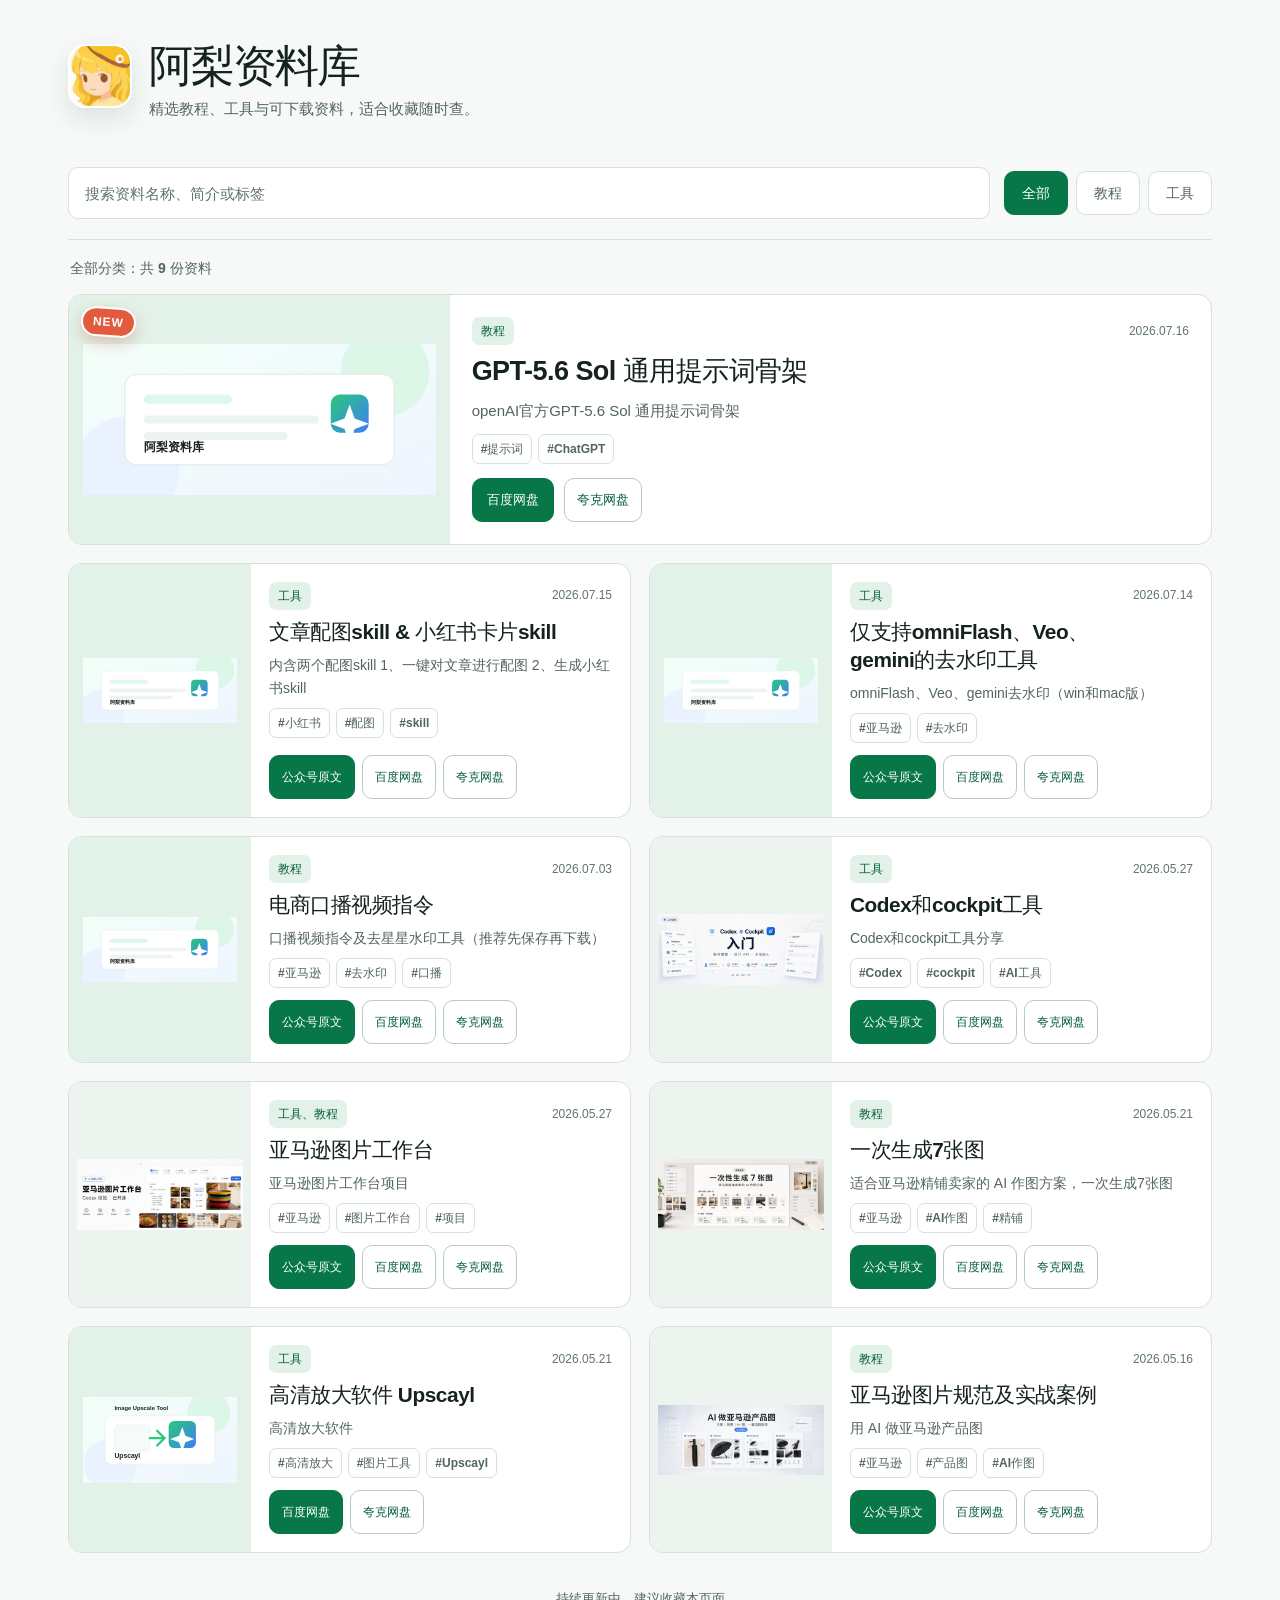
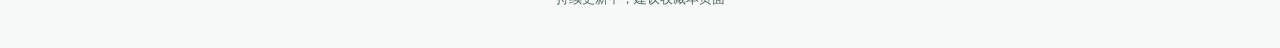
<file: index.html>
<!doctype html>
<html lang="zh-CN">
  <head>
    <meta charset="UTF-8" />
    <meta name="viewport" content="width=device-width, initial-scale=1, viewport-fit=cover" />
    <meta name="theme-color" content="#f6f9f7" />
    <title>阿梨资料库</title>
    <meta
      name="description"
      content="阿梨资料库，持续更新教程、工具和可下载资料。"
    />
    <link rel="icon" href="./assets/avatar-160.jpg" type="image/jpeg" />
    <link rel="stylesheet" href="./style.css" />
    <script src="./script.js" defer></script>
    <script>
      window._hmt = window._hmt || [];
      (function () {
        var hm = document.createElement("script");
        hm.src = "https://hm.baidu.com/hm.js?d03b0ce5f381d54632d1d36cb27ce597";
        var s = document.getElementsByTagName("script")[0];
        s.parentNode.insertBefore(hm, s);
      })();
    </script>
  </head>
  <body>
    <a class="skip-link" href="#mainContent">跳到资料列表</a>
    <div class="page-shell">
      <header class="site-header">
        <div class="brand-row" aria-label="阿梨资料库">
          <div class="brand-main">
            <img
              class="brand-avatar"
              src="./assets/avatar-160.jpg"
              width="160"
              height="160"
              alt="阿梨头像"
            />
            <div class="brand-copy">
              <h1>阿梨资料库</h1>
              <p class="subtitle">精选教程、工具与可下载资料，适合收藏随时查。</p>
            </div>
          </div>

        </div>

        <div class="search-panel">
          <label class="search-box" for="searchInput">
            <span class="visually-hidden">搜索资料</span>
            <input id="searchInput" type="search" placeholder="搜索资料名称、简介或标签" autocomplete="off" />
          </label>
          <nav class="category-tabs" id="categoryTabs" aria-label="资料分类"></nav>
        </div>
      </header>

      <main id="mainContent">
        <section class="results-head" aria-live="polite">
          <p id="resultSummary">正在加载资料...</p>
        </section>
        <section class="resource-grid" id="resourceGrid" aria-label="资料列表" aria-busy="true">
          <article class="resource-card skeleton-card is-featured" aria-hidden="true">
            <div class="skeleton-media"></div>
            <div class="skeleton-body">
              <span class="skeleton-line skeleton-line-short"></span>
              <span class="skeleton-line skeleton-line-title"></span>
              <span class="skeleton-line"></span>
              <span class="skeleton-line skeleton-line-actions"></span>
            </div>
          </article>
          <article class="resource-card skeleton-card" aria-hidden="true">
            <div class="skeleton-media"></div>
            <div class="skeleton-body">
              <span class="skeleton-line skeleton-line-short"></span>
              <span class="skeleton-line skeleton-line-title"></span>
              <span class="skeleton-line"></span>
              <span class="skeleton-line skeleton-line-actions"></span>
            </div>
          </article>
          <article class="resource-card skeleton-card" aria-hidden="true">
            <div class="skeleton-media"></div>
            <div class="skeleton-body">
              <span class="skeleton-line skeleton-line-short"></span>
              <span class="skeleton-line skeleton-line-title"></span>
              <span class="skeleton-line"></span>
              <span class="skeleton-line skeleton-line-actions"></span>
            </div>
          </article>
          <article class="resource-card skeleton-card" aria-hidden="true">
            <div class="skeleton-media"></div>
            <div class="skeleton-body">
              <span class="skeleton-line skeleton-line-short"></span>
              <span class="skeleton-line skeleton-line-title"></span>
              <span class="skeleton-line"></span>
              <span class="skeleton-line skeleton-line-actions"></span>
            </div>
          </article>
          <article class="resource-card skeleton-card" aria-hidden="true">
            <div class="skeleton-media"></div>
            <div class="skeleton-body">
              <span class="skeleton-line skeleton-line-short"></span>
              <span class="skeleton-line skeleton-line-title"></span>
              <span class="skeleton-line"></span>
              <span class="skeleton-line skeleton-line-actions"></span>
            </div>
          </article>
        </section>
        <section class="state-panel" id="statePanel" role="status" hidden>
          <h2 id="stateTitle"></h2>
          <p id="stateDescription"></p>
          <button class="retry-button" id="retryButton" type="button" hidden>重新加载</button>
        </section>
      </main>

      <footer class="site-footer">持续更新中，建议收藏本页面</footer>
    </div>

    <template id="resourceCardTemplate">
      <article class="resource-card">
        <span class="new-badge" aria-label="最新添加" hidden>NEW</span>
        <a class="cover-link" target="_blank" rel="noopener noreferrer">
          <img class="cover-image" width="1080" height="460" alt="" />
        </a>
        <div class="card-body">
          <div class="card-meta">
            <span class="category-label"></span>
            <time></time>
          </div>
          <h2></h2>
          <p class="description"></p>
          <div class="tag-list" aria-label="标签"></div>
          <div class="action-list"></div>
        </div>
      </article>
    </template>

    <noscript>
      <p class="noscript">请开启 JavaScript 后查看资料列表。</p>
    </noscript>
  </body>
</html>
</file>
<file: style.css>
:root {
  color-scheme: light;
  --bg: #f6f9f7;
  --surface: #ffffff;
  --surface-soft: #edf4f0;
  --surface-muted: #e6efea;
  --text: #14231c;
  --muted: #53665c;
  --subtle: #61756a;
  --line: #d5e1da;
  --line-strong: #b8cbc0;
  --accent: #087748;
  --accent-strong: #055f39;
  --accent-soft: #e3f2e9;
  --accent-soft-text: #075f3a;
  --focus: rgba(8, 119, 72, 0.2);
  --shadow: 0 18px 42px rgba(24, 63, 43, 0.09);
  --shadow-soft: 0 10px 28px rgba(24, 63, 43, 0.06);
  --radius-card: 14px;
  --radius-control: 10px;
  --content-width: 1200px;
}

* {
  box-sizing: border-box;
}

html {
  min-width: 320px;
  scroll-behavior: smooth;
  -webkit-text-size-adjust: 100%;
}

body {
  margin: 0;
  min-height: 100dvh;
  color: var(--text);
  font-family:
    ui-sans-serif,
    -apple-system,
    BlinkMacSystemFont,
    "Segoe UI",
    "PingFang SC",
    "Hiragino Sans GB",
    "Microsoft YaHei",
    sans-serif;
  background: var(--bg);
  font-synthesis: none;
  text-rendering: optimizeLegibility;
}

button,
input,
textarea,
a {
  font: inherit;
  -webkit-tap-highlight-color: transparent;
}

button,
input,
textarea {
  color: inherit;
}

button {
  appearance: none;
}

a {
  color: inherit;
  text-decoration: none;
}

img {
  max-width: 100%;
}

[hidden] {
  display: none !important;
}

h1,
h2,
p {
  margin: 0;
}

:focus-visible {
  outline: 3px solid var(--focus);
  outline-offset: 3px;
}

.skip-link {
  position: fixed;
  top: 10px;
  left: 10px;
  z-index: 10;
  min-height: 44px;
  padding: 11px 14px;
  color: #ffffff;
  font-size: 14px;
  font-weight: 700;
  background: var(--accent-strong);
  border-radius: var(--radius-control);
  transform: translateY(-160%);
  transition: transform 160ms ease;
}

.skip-link:focus {
  transform: translateY(0);
}

.visually-hidden {
  position: absolute;
  width: 1px;
  height: 1px;
  padding: 0;
  overflow: hidden;
  clip: rect(0, 0, 0, 0);
  white-space: nowrap;
  border: 0;
}

.page-shell {
  width: 100%;
  max-width: var(--content-width);
  margin: 0 auto;
  padding: 0 16px calc(32px + env(safe-area-inset-bottom));
}

.site-header {
  padding-top: max(24px, env(safe-area-inset-top));
  border-bottom: 1px solid var(--line);
}

.brand-row {
  display: grid;
  gap: 18px;
  padding: 10px 0 26px;
}

.brand-main {
  display: grid;
  grid-template-columns: 56px minmax(0, 1fr);
  gap: 14px;
  align-items: start;
  min-width: 0;
}

.brand-avatar {
  display: block;
  width: 56px;
  height: 56px;
  object-fit: cover;
  object-position: center;
  border: 2px solid var(--surface);
  border-radius: 16px;
  box-shadow: 0 10px 24px rgba(24, 63, 43, 0.12);
  margin-top: 2px;
}

.brand-copy {
  min-width: 0;
}

h1 {
  font-size: clamp(2rem, 5vw, 2.75rem);
  font-weight: 850;
  line-height: 1.08;
  letter-spacing: -0.045em;
  text-wrap: balance;
}

.subtitle {
  max-width: 36rem;
  margin-top: 7px;
  color: var(--muted);
  font-size: 15px;
  line-height: 1.65;
  text-wrap: balance;
}

.search-panel {
  display: grid;
  grid-template-columns: minmax(0, 1fr) auto;
  gap: 14px;
  align-items: center;
  padding: 20px 0;
}

.search-box {
  position: relative;
  display: block;
  min-width: 0;
}

.search-box input {
  width: 100%;
  min-width: 0;
  min-height: 52px;
  padding: 0 16px;
  color: var(--text);
  font-size: 15px;
  line-height: 1;
  background: var(--surface);
  border: 1px solid var(--line);
  border-radius: var(--radius-control);
  outline: 0;
  transition:
    border-color 160ms ease,
    box-shadow 160ms ease;
}

.search-box input::placeholder {
  color: var(--subtle);
  opacity: 1;
}

.search-box input:focus {
  border-color: var(--accent);
  box-shadow: 0 0 0 4px var(--focus);
}

.search-box input:disabled {
  cursor: wait;
  background: var(--surface-soft);
}

.category-tabs {
  display: flex;
  min-height: 44px;
  gap: 8px;
  overflow-x: auto;
  scrollbar-width: none;
}

.category-tabs::-webkit-scrollbar {
  display: none;
}

.category-tab {
  min-width: 64px;
  min-height: 44px;
  flex: 0 0 auto;
  padding: 0 15px;
  color: var(--muted);
  font-size: 14px;
  font-weight: 700;
  line-height: 42px;
  white-space: nowrap;
  background: var(--surface);
  border: 1px solid var(--line);
  border-radius: var(--radius-control);
  cursor: pointer;
  transition:
    color 160ms ease,
    background-color 160ms ease,
    border-color 160ms ease,
    transform 160ms ease;
}

.category-tab:hover:not(:disabled) {
  color: var(--accent-strong);
  border-color: var(--accent);
}

.category-tab:active:not(:disabled) {
  transform: translateY(1px) scale(0.98);
}

.category-tab.is-active {
  color: #ffffff;
  background: var(--accent);
  border-color: var(--accent);
}

.category-tab:disabled {
  cursor: wait;
  opacity: 0.58;
}

.results-head {
  display: flex;
  min-height: 54px;
  align-items: center;
  padding: 16px 2px 12px;
  color: var(--muted);
  font-size: 14px;
  font-weight: 650;
}

.resource-grid {
  display: grid;
  grid-template-columns: 1fr;
  gap: 14px;
}

.resource-card {
  position: relative;
  overflow: hidden;
  background: var(--surface);
  border: 1px solid var(--line);
  border-radius: var(--radius-card);
  transition:
    transform 180ms ease,
    border-color 180ms ease,
    box-shadow 180ms ease;
}

.resource-card:focus-within,
.resource-card:hover {
  border-color: var(--line-strong);
  box-shadow: var(--shadow-soft);
}

.new-badge {
  position: absolute;
  top: 12px;
  left: 12px;
  z-index: 2;
  display: inline-flex;
  min-width: 48px;
  min-height: 30px;
  align-items: center;
  justify-content: center;
  padding: 0 10px;
  color: #ffffff;
  font-size: 12px;
  font-weight: 900;
  letter-spacing: 0.08em;
  line-height: 1;
  background: #e35b3f;
  border: 2px solid var(--surface);
  border-radius: 999px;
  box-shadow: 0 6px 16px rgba(179, 58, 36, 0.26);
  transform: rotate(4deg);
}

.cover-link {
  display: block;
  overflow: hidden;
  height: 116px;
  background: var(--surface-soft);
}

a.cover-link:focus-visible {
  outline-offset: -4px;
}

.cover-image {
  display: block;
  width: 100%;
  height: 100%;
  padding: 8px;
  object-fit: contain;
  object-position: center;
  transition: transform 280ms cubic-bezier(0.16, 1, 0.3, 1);
}

.cover-image[src$=".svg"] {
  padding: 14px;
  object-fit: contain;
  background: var(--accent-soft);
}

.resource-card:hover .cover-image {
  transform: scale(1.015);
}

.card-body {
  display: flex;
  min-width: 0;
  flex-direction: column;
  gap: 8px;
  padding: 16px;
}

.card-meta {
  display: flex;
  min-width: 0;
  align-items: center;
  justify-content: space-between;
  gap: 12px;
}

.category-label {
  display: inline-flex;
  min-height: 28px;
  align-items: center;
  padding: 0 9px;
  overflow: hidden;
  color: var(--accent-soft-text);
  font-size: 12px;
  font-weight: 780;
  line-height: 28px;
  text-overflow: ellipsis;
  white-space: nowrap;
  background: var(--accent-soft);
  border-radius: 7px;
}

.card-meta time {
  color: var(--subtle);
  font-size: 12px;
  font-variant-numeric: tabular-nums;
  line-height: 1.4;
  white-space: nowrap;
}

.card-body h2 {
  color: var(--text);
  font-size: clamp(1.1rem, 2.4vw, 1.3rem);
  font-weight: 820;
  line-height: 1.35;
  letter-spacing: -0.02em;
  text-wrap: balance;
}

.description {
  display: -webkit-box;
  overflow: hidden;
  color: var(--muted);
  font-size: 14px;
  line-height: 1.65;
  text-wrap: pretty;
  -webkit-box-orient: vertical;
  -webkit-line-clamp: 2;
}

.tag-list {
  display: flex;
  flex-wrap: wrap;
  gap: 6px;
}

.tag {
  display: inline-flex;
  min-height: 28px;
  align-items: center;
  padding: 0 8px;
  color: var(--muted);
  font-size: 12px;
  font-weight: 650;
  line-height: 28px;
  background: transparent;
  border: 1px solid var(--line);
  border-radius: 7px;
}

.action-list {
  display: flex;
  flex-wrap: wrap;
  gap: 4px 10px;
  align-items: center;
  margin-top: auto;
  padding-top: 4px;
}

.action-button {
  display: inline-flex;
  min-height: 44px;
  align-items: center;
  justify-content: center;
  font-size: 13px;
  font-weight: 720;
  line-height: 1;
  white-space: nowrap;
}

.action-button {
  transition:
    color 160ms ease,
    background-color 160ms ease,
    border-color 160ms ease,
    transform 160ms ease;
}

.action-button.is-primary,
.action-article {
  padding: 0 14px;
  color: #ffffff;
  background: var(--accent);
  border: 1px solid var(--accent);
  border-radius: var(--radius-control);
}

.action-button.is-primary:hover,
.action-article:hover {
  background: var(--accent-strong);
  border-color: var(--accent-strong);
}

.action-button.is-secondary,
.action-baidu,
.action-quark {
  padding: 0 12px;
  color: var(--accent-strong);
  background: var(--surface);
  border: 1px solid var(--line-strong);
  border-radius: var(--radius-control);
}

.action-button.is-secondary:hover,
.action-baidu:hover,
.action-quark:hover {
  color: var(--accent-strong);
  background: var(--accent-soft);
  border-color: var(--accent);
}

.action-button:active {
  transform: translateY(1px) scale(0.98);
}

.state-panel {
  margin-top: 4px;
  padding: 52px 20px;
  text-align: center;
  background: var(--surface);
  border: 1px solid var(--line);
  border-radius: var(--radius-card);
}

.state-panel h2 {
  font-size: 21px;
  line-height: 1.35;
}

.state-panel p {
  max-width: 34rem;
  margin: 8px auto 0;
  color: var(--muted);
  font-size: 14px;
  line-height: 1.65;
}

.retry-button {
  min-height: 44px;
  margin-top: 20px;
  padding: 0 16px;
  color: #ffffff;
  font-size: 14px;
  font-weight: 750;
  background: var(--accent);
  border: 1px solid var(--accent);
  border-radius: var(--radius-control);
  cursor: pointer;
  transition:
    background-color 160ms ease,
    transform 160ms ease;
}

.retry-button:hover {
  background: var(--accent-strong);
}

.retry-button:active {
  transform: translateY(1px) scale(0.98);
}

.skeleton-card {
  min-height: 332px;
}

.skeleton-media,
.skeleton-line {
  position: relative;
  overflow: hidden;
  background: var(--surface-muted);
}

.skeleton-media {
  height: 116px;
}

.skeleton-body {
  display: flex;
  flex-direction: column;
  gap: 13px;
  padding: 18px;
}

.skeleton-line {
  display: block;
  width: 100%;
  height: 14px;
  border-radius: 5px;
}

.skeleton-line-short {
  width: 24%;
  height: 26px;
}

.skeleton-line-title {
  width: 64%;
  height: 22px;
}

.skeleton-line-actions {
  width: 54%;
  height: 44px;
  margin-top: 8px;
  border-radius: var(--radius-control);
}

.skeleton-media::after,
.skeleton-line::after {
  position: absolute;
  inset: 0;
  content: "";
  background: linear-gradient(90deg, transparent, rgba(255, 255, 255, 0.58), transparent);
  transform: translateX(-100%);
  animation: skeleton-shimmer 1.4s ease-in-out infinite;
}

@keyframes skeleton-shimmer {
  to {
    transform: translateX(100%);
  }
}

.site-footer {
  padding: 36px 0 6px;
  color: var(--muted);
  font-size: 13px;
  font-weight: 650;
  line-height: 1.6;
  text-align: center;
}

.noscript {
  margin: 16px;
  padding: 14px;
  color: #794500;
  font-size: 14px;
  background: #fff6df;
  border: 1px solid #e4c47f;
  border-radius: var(--radius-control);
}

@media (min-width: 760px) {
  .page-shell {
    padding-right: 28px;
    padding-left: 28px;
  }

  .site-header {
    padding-top: max(32px, env(safe-area-inset-top));
  }

  .brand-row {
    grid-template-columns: minmax(0, 1fr);
  }

  .brand-main {
    grid-template-columns: 64px minmax(0, 1fr);
    gap: 17px;
  }

  .brand-avatar {
    width: 64px;
    height: 64px;
    border-radius: 18px;
  }

  .resource-card {
    display: grid;
    min-height: 212px;
    grid-template-columns: minmax(156px, 0.48fr) minmax(0, 1fr);
  }

  .cover-link {
    height: 100%;
    min-height: 210px;
    aspect-ratio: auto;
  }

  .resource-card.is-featured {
    min-height: 230px;
    grid-template-columns: minmax(300px, 0.5fr) minmax(0, 1fr);
  }

  .resource-card.is-featured .cover-link {
    min-height: 228px;
  }

  .resource-card.is-featured .card-body {
    gap: 10px;
    padding: 22px;
  }

  .resource-card.is-featured .card-body h2 {
    font-size: 27px;
    line-height: 1.25;
  }

  .resource-card.is-featured .description {
    font-size: 15px;
  }

  .skeleton-card {
    min-height: 212px;
  }

  .skeleton-card.is-featured {
    min-height: 230px;
  }

  .skeleton-media {
    height: 100%;
    min-height: 210px;
    aspect-ratio: auto;
  }
}

@media (min-width: 960px) {
  .resource-grid {
    grid-template-columns: repeat(2, minmax(0, 1fr));
    gap: 18px;
  }

  .resource-card.is-featured {
    grid-column: 1 / -1;
  }

  .card-body {
    padding: 18px;
  }

  .resource-card:not(.is-featured) .action-list {
    gap: 4px 7px;
  }

  .resource-card:not(.is-featured) .action-button {
    font-size: 12px;
  }

  .resource-card:not(.is-featured) .action-button.is-primary {
    padding: 0 12px;
  }
}

@media (max-width: 759px) {
  .search-panel {
    grid-template-columns: 1fr;
    gap: 12px;
  }

  .category-tabs {
    width: 100%;
  }

  .resource-card,
  .resource-card.is-featured {
    display: block;
    min-height: 0;
  }

  .resource-card.is-featured .card-body {
    gap: 8px;
    padding: 16px;
  }

  .resource-card.is-featured .card-body h2 {
    font-size: 21px;
  }

  .skeleton-card,
  .skeleton-card.is-featured {
    min-height: 332px;
  }

  .resource-card.is-featured .cover-link,
  .skeleton-card.is-featured .skeleton-media {
    height: 132px;
  }
}

@media (prefers-color-scheme: dark) {
  :root {
    color-scheme: dark;
    --bg: #101713;
    --surface: #17211b;
    --surface-soft: #1c2a22;
    --surface-muted: #223229;
    --text: #eef6f1;
    --muted: #b4c3ba;
    --subtle: #a5b6ac;
    --line: #314239;
    --line-strong: #4a6154;
    --accent: #42b77a;
    --accent-strong: #63c98f;
    --accent-soft: #1d3c2c;
    --accent-soft-text: #9ee0ba;
    --focus: rgba(99, 201, 143, 0.3);
    --shadow: 0 18px 42px rgba(0, 0, 0, 0.24);
    --shadow-soft: 0 10px 28px rgba(0, 0, 0, 0.18);
  }

  .brand-avatar {
    border-color: #25352c;
  }

  .category-tab.is-active,
  .action-button.is-primary,
  .action-article,
  .retry-button {
    color: #0d1a13;
  }

  .skeleton-media::after,
  .skeleton-line::after {
    background: linear-gradient(90deg, transparent, rgba(255, 255, 255, 0.08), transparent);
  }

  .noscript {
    color: #f2d196;
    background: #352815;
    border-color: #6e5730;
  }
}

@media (prefers-reduced-motion: no-preference) {
  .resource-card:hover {
    transform: translateY(-2px);
  }
}

@media (prefers-reduced-motion: reduce) {
  html {
    scroll-behavior: auto;
  }

  *,
  *::before,
  *::after {
    scroll-behavior: auto !important;
    animation-duration: 0.01ms !important;
    animation-iteration-count: 1 !important;
    transition-duration: 0.01ms !important;
  }
}
</file>
